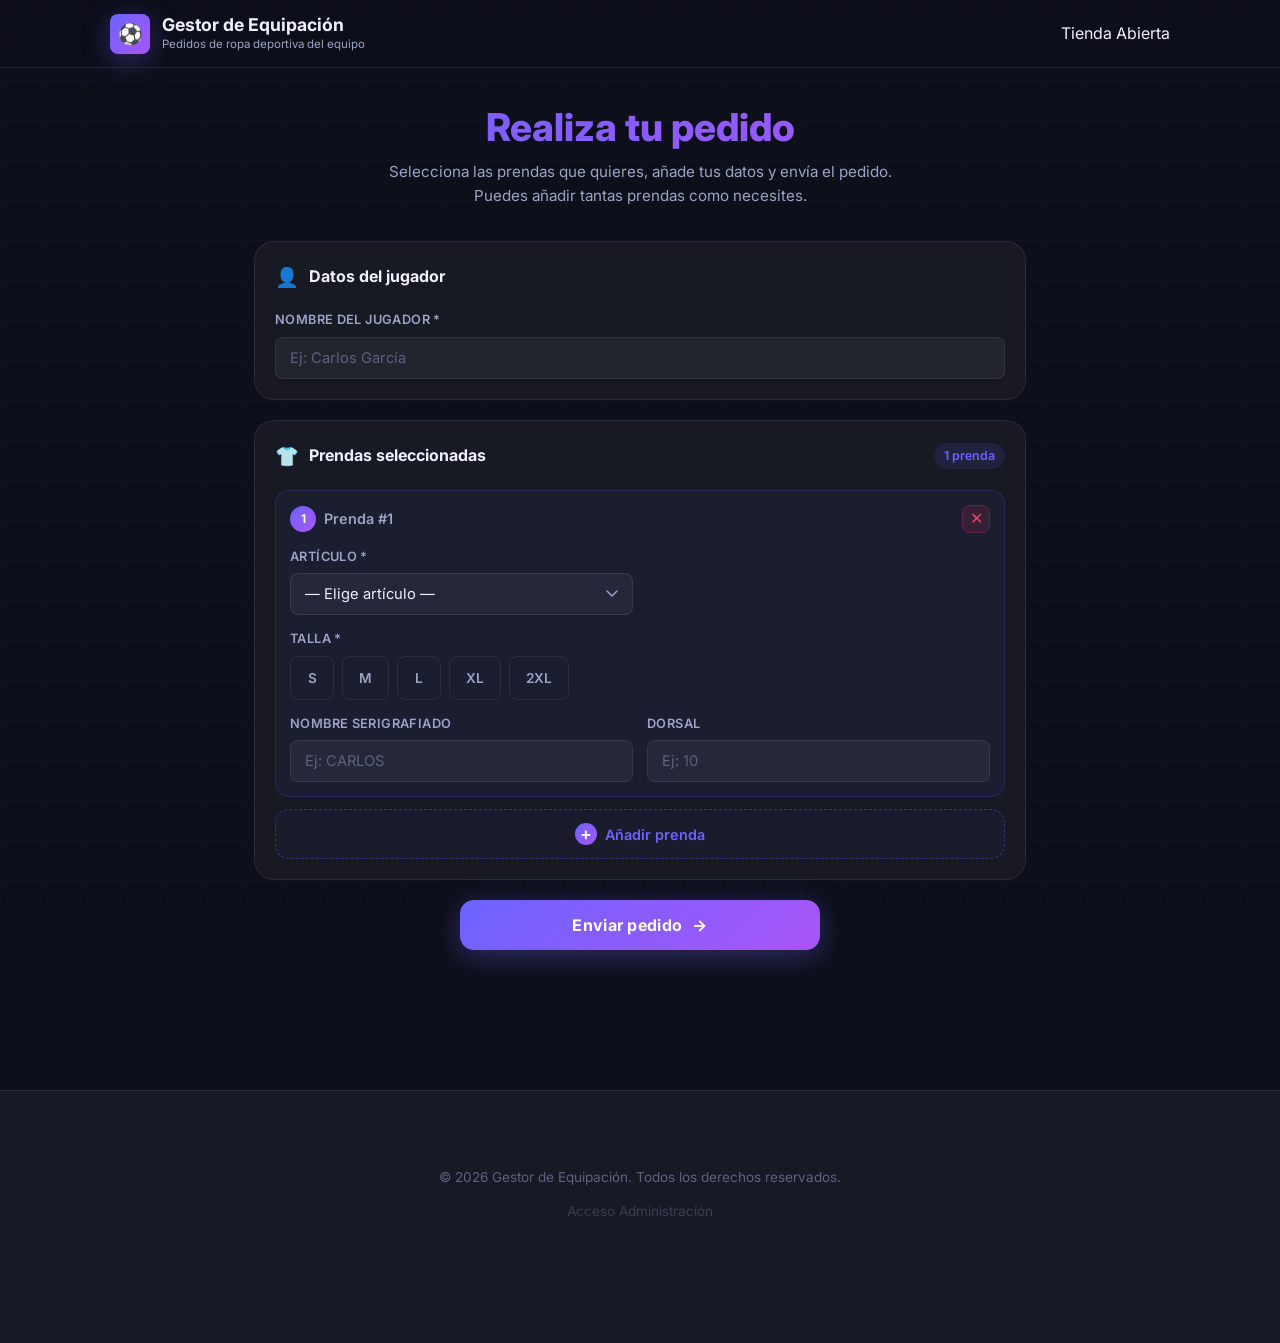
<file: index.html>
<!DOCTYPE html>
<html lang="es">
<head>
  <meta charset="UTF-8" />
  <meta name="viewport" content="width=device-width, initial-scale=1.0" />
  <title>Tienda de Equipación · Ropa Equipo</title>
  <meta name="description" content="Gestiona la compra de equipación y ropa deportiva de tu equipo." />
  <link rel="preconnect" href="https://fonts.googleapis.com" />
  <link rel="preconnect" href="https://fonts.gstatic.com" crossorigin />
  <link href="https://fonts.googleapis.com/css2?family=Inter:wght@300;400;500;600;700;800;900&display=swap" rel="stylesheet" />
  <link rel="stylesheet" href="style.css" />
</head>
<body>

  <!-- ── HEADER ── -->
  <header class="app-header">
    <div class="header-inner">
      <div class="header-brand">
        <div class="brand-icon">⚽</div>
        <div>
          <h1 class="brand-title">Gestor de Equipación</h1>
          <p class="brand-sub">Pedidos de ropa deportiva del equipo</p>
        </div>
      </div>
      <nav class="header-nav">
        <div class="nav-status">
          <span class="status-dot"></span>
          Tienda Abierta
        </div>
      </nav>
    </div>
  </header>

  <!-- ══════════════════════════════
       VIEW 1 · FORMULARIO DE PEDIDO
       ══════════════════════════════ -->
  <main id="view-form" class="view active">
    <div class="container">

      <div class="page-hero">
        <h2 class="hero-title">Realiza tu pedido</h2>
        <p class="hero-sub">Selecciona las prendas que quieres, añade tus datos y envía el pedido. Puedes añadir tantas prendas como necesites.</p>
      </div>

      <!-- Identificación del jugador -->
      <section class="card player-card">
        <div class="card-header">
          <span class="section-icon">👤</span>
          <h3 class="section-title">Datos del jugador</h3>
        </div>
        <div class="form-row">
          <div class="form-group">
            <label for="player-name">Nombre del jugador *</label>
            <input id="player-name" type="text" placeholder="Ej: Carlos García" autocomplete="name" />
          </div>
        </div>
      </section>

      <!-- Lista de prendas -->
      <section class="card">
        <div class="card-header">
          <span class="section-icon">👕</span>
          <h3 class="section-title">Prendas seleccionadas</h3>
          <span class="item-counter" id="item-counter">0 prendas</span>
        </div>

        <div id="items-container">
          <!-- las prendas se insertan aquí dinámicamente -->
        </div>

        <button id="btn-add-item" class="btn-add" onclick="addItem()">
          <span class="btn-add-icon">+</span>
          Añadir prenda
        </button>
      </section>

      <!-- Resumen de Precios -->
      <div id="price-summary-container" class="price-summary-card card hidden">
        <h3 style="margin-bottom:16px">Resumen de Precios</h3>
        <div id="price-details" class="price-details">
          <!-- Se rellena dinámicamente -->
        </div>
        <div class="price-total-row">
          <span class="total-label">TOTAL ESTIMADO</span>
          <span id="total-value" class="total-value">0.00€</span>
        </div>
        <div id="pack-discount-msg" class="pack-discount-msg hidden">
          <span class="discount-badge">¡Descuento de Pack aplicado!</span>
        </div>

        <!-- Método de Pago -->
        <div class="payment-method-section">
          <label style="display:block; margin-bottom:12px; font-weight:700; color:var(--text-2)">MÉTODO DE PAGO</label>
          <div class="payment-options">
            <label class="payment-option">
              <input type="radio" name="payment-method" value="stripe" checked>
              <div class="payment-box">
                <span class="payment-icon">💳</span>
                <span class="payment-label">Tarjeta (Stripe)</span>
              </div>
            </label>
            <label class="payment-option">
              <input type="radio" name="payment-method" value="transferencia">
              <div class="payment-box">
                <span class="payment-icon">🏦</span>
                <span class="payment-label">Transferencia</span>
              </div>
            </label>
            <label class="payment-option">
              <input type="radio" name="payment-method" value="paypal">
              <div class="payment-box">
                <span class="payment-icon">🅿️</span>
                <span class="payment-label">PayPal</span>
              </div>
            </label>
          </div>
        </div>

        <div class="deadline-notice">
          ⚠️ Plazo máximo de pedido: <strong>30 de Abril 2026</strong>
        </div>
      </div>

      <!-- Acción principal -->
      <div class="submit-zone">
        <button id="btn-submit" class="btn-primary btn-submit" onclick="submitOrder()">
          <span>Enviar pedido</span>
          <span class="btn-arrow">→</span>
        </button>
      </div>

    </div>
  </main>

  </main>

  <!-- ── TOAST ── -->
  <div id="toast" class="toast" role="alert"></div>

  <!-- ── CONFIRM MODAL ── -->
  <div id="modal-overlay" class="modal-overlay hidden" onclick="closeModal()">
    <div class="modal" onclick="event.stopPropagation()">
      <p id="modal-text"></p>
      <div class="modal-actions">
        <button class="btn-ghost" onclick="closeModal()">Cancelar</button>
        <button class="btn-danger" id="modal-confirm">Eliminar</button>
      </div>
    </div>
  </div>

  <!-- ── FOOTER ── -->
  <footer class="app-footer">
    <div class="container">
      <p>&copy; 2026 Gestor de Equipación. Todos los derechos reservados.</p>
      <div class="footer-links">
        <a href="admin.html" class="admin-link">Acceso Administración</a>
      </div>
    </div>
  </footer>

  <script src="app.js"></script>
</body>
</html>
</file>
<file: style.css>
/* =============================================
   DESIGN TOKENS
   ============================================= */
:root {
  --brand-1: #6C63FF;
  --brand-2: #8B5CF6;
  --brand-grd: linear-gradient(135deg, #6C63FF 0%, #a855f7 100%);
  --accent: #22d3ee;
  --danger: #f43f5e;
  --success: #10b981;

  --bg: #0d0f1a;
  --bg-2: #13172b;
  --bg-card: rgba(255,255,255,.045);
  --bg-card-hover: rgba(255,255,255,.07);
  --border: rgba(255,255,255,.08);
  --border-focus: rgba(108,99,255,.7);

  --text-1: #f0f1ff;
  --text-2: #9ca3c4;
  --text-3: #5c6280;

  --radius-sm: 8px;
  --radius-md: 14px;
  --radius-lg: 20px;
  --radius-xl: 28px;

  --shadow-sm: 0 2px 8px rgba(0,0,0,.3);
  --shadow-md: 0 8px 32px rgba(0,0,0,.4);
  --shadow-brand: 0 6px 28px rgba(108,99,255,.35);

  --transition: .2s cubic-bezier(.4,0,.2,1);
  --transition-slow: .4s cubic-bezier(.4,0,.2,1);

  --header-h: 68px;
}

/* =============================================
   RESET & BASE
   ============================================= */
*, *::before, *::after { box-sizing: border-box; margin: 0; padding: 0; }

html { scroll-behavior: smooth; }

body {
  font-family: 'Inter', system-ui, sans-serif;
  background: var(--bg);
  color: var(--text-1);
  min-height: 100vh;
  line-height: 1.6;
  -webkit-font-smoothing: antialiased;
}

/* Animated background grid */
body::before {
  content: '';
  position: fixed;
  inset: 0;
  background-image:
    linear-gradient(rgba(108,99,255,.04) 1px, transparent 1px),
    linear-gradient(90deg, rgba(108,99,255,.04) 1px, transparent 1px);
  background-size: 40px 40px;
  pointer-events: none;
  z-index: 0;
}

/* =============================================
   HEADER
   ============================================= */
.app-header {
  position: sticky;
  top: 0;
  z-index: 100;
  height: var(--header-h);
  background: rgba(13,15,26,.85);
  backdrop-filter: blur(20px);
  border-bottom: 1px solid var(--border);
}

.header-inner {
  max-width: 1100px;
  margin: 0 auto;
  height: 100%;
  padding: 0 20px;
  display: flex;
  align-items: center;
  justify-content: space-between;
  gap: 12px;
}

.header-brand {
  display: flex;
  align-items: center;
  gap: 12px;
}

.brand-icon {
  width: 40px; height: 40px;
  background: var(--brand-grd);
  border-radius: var(--radius-sm);
  display: flex; align-items: center; justify-content: center;
  font-size: 20px;
  box-shadow: var(--shadow-brand);
  flex-shrink: 0;
}

.brand-title {
  font-size: 1rem;
  font-weight: 700;
  color: var(--text-1);
  line-height: 1.2;
}

.brand-sub {
  font-size: .72rem;
  color: var(--text-2);
  display: none;
}

@media (min-width: 500px) {
  .brand-title { font-size: 1.1rem; }
  .brand-sub { display: block; }
}

.header-nav {
  display: flex;
  gap: 6px;
}

.nav-btn {
  display: flex;
  align-items: center;
  gap: 6px;
  padding: 8px 14px;
  border-radius: var(--radius-md);
  border: 1px solid var(--border);
  background: transparent;
  color: var(--text-2);
  font-family: inherit;
  font-size: .85rem;
  font-weight: 500;
  cursor: pointer;
  transition: all var(--transition);
  white-space: nowrap;
  position: relative;
}

.nav-btn:hover {
  background: var(--bg-card-hover);
  color: var(--text-1);
  border-color: rgba(255,255,255,.15);
}

.nav-btn.active {
  background: var(--brand-grd);
  color: #fff;
  border-color: transparent;
  box-shadow: var(--shadow-brand);
}

.nav-icon { font-size: 1rem; }
.nav-label { display: none; }

@media (min-width: 440px) { .nav-label { display: inline; } }
@media (max-width: 380px) {
  .nav-btn { padding: 8px 10px; }
  .nav-icon { font-size: 1.2rem; }
}

.badge {
  position: absolute;
  top: -6px; right: -6px;
  background: var(--accent);
  color: #000;
  font-size: .65rem;
  font-weight: 700;
  padding: 2px 5px;
  border-radius: 99px;
  min-width: 18px;
  text-align: center;
}

.badge.hidden { display: none; }

/* =============================================
   VIEWS
   ============================================= */
.view { display: none; position: relative; z-index: 1; }
.view.active { display: block; }

/* =============================================
   CONTAINER
   ============================================= */
.container {
  max-width: 820px;
  margin: 0 auto;
  padding: 20px 12px 100px;
}

@media (min-width: 640px) { .container { padding: 36px 24px 80px; } }

/* =============================================
   PAGE HERO
   ============================================= */
.page-hero {
  text-align: center;
  margin-bottom: 32px;
}

.hero-title {
  font-size: clamp(1.6rem, 4vw, 2.4rem);
  font-weight: 800;
  background: var(--brand-grd);
  -webkit-background-clip: text;
  -webkit-text-fill-color: transparent;
  background-clip: text;
  line-height: 1.2;
}

.hero-sub {
  margin-top: 10px;
  color: var(--text-2);
  font-size: .95rem;
  max-width: 560px;
  margin-left: auto;
  margin-right: auto;
}

/* =============================================
   CARDS
   ============================================= */
.card {
  background: var(--bg-card);
  border: 1px solid var(--border);
  border-radius: var(--radius-lg);
  padding: 20px;
  margin-bottom: 20px;
  backdrop-filter: blur(12px);
  transition: border-color var(--transition);
}

.card:hover { border-color: rgba(108,99,255,.25); }

.card-header {
  display: flex;
  align-items: center;
  gap: 10px;
  margin-bottom: 18px;
}

.section-icon { font-size: 1.2rem; }

.section-title {
  font-size: 1rem;
  font-weight: 700;
  color: var(--text-1);
  flex: 1;
}

.item-counter {
  font-size: .78rem;
  color: var(--brand-1);
  font-weight: 600;
  background: rgba(108,99,255,.12);
  padding: 3px 10px;
  border-radius: 99px;
}

/* =============================================
   FORM ELEMENTS
   ============================================= */
.form-row {
  display: grid;
  grid-template-columns: 1fr;
  gap: 14px;
}

@media (min-width: 480px) {
  .form-row.cols-2 { grid-template-columns: 1fr 1fr; }
  .form-row.cols-3 { grid-template-columns: 1fr 1fr 1fr; }
}

.form-group {
  display: flex;
  flex-direction: column;
  gap: 6px;
}

.form-group label {
  font-size: .8rem;
  font-weight: 600;
  color: var(--text-2);
  letter-spacing: .03em;
  text-transform: uppercase;
}

.form-group input,
.form-group select {
  background: rgba(255,255,255,.05);
  border: 1px solid var(--border);
  border-radius: var(--radius-sm);
  color: var(--text-1);
  font-family: inherit;
  font-size: .92rem;
  padding: 11px 14px;
  outline: none;
  transition: border-color var(--transition), box-shadow var(--transition), background var(--transition);
  width: 100%;
  -webkit-appearance: none;
}

.form-group input::placeholder { color: var(--text-3); }

.form-group input:focus,
.form-group select:focus {
  border-color: var(--border-focus);
  background: rgba(108,99,255,.08);
  box-shadow: 0 0 0 3px rgba(108,99,255,.18);
}

.form-group select {
  background-image: url("data:image/svg+xml,%3Csvg xmlns='http://www.w3.org/2000/svg' width='12' height='8' fill='none'%3E%3Cpath d='M1 1l5 5 5-5' stroke='%239ca3c4' stroke-width='1.5' stroke-linecap='round'/%3E%3C/svg%3E");
  background-repeat: no-repeat;
  background-position: right 14px center;
  padding-right: 36px;
}

.form-group select option {
  background: #1a1f3a;
  color: var(--text-1);
}

/* =============================================
   ITEM CARD (prenda individual)
   ============================================= */
.item-card {
  background: rgba(108,99,255,.06);
  border: 1px solid rgba(108,99,255,.18);
  border-radius: var(--radius-md);
  padding: 14px;
  margin-bottom: 12px;
  position: relative;
  animation: slideIn var(--transition-slow) both;
}

@keyframes slideIn {
  from { opacity: 0; transform: translateY(-10px); }
  to   { opacity: 1; transform: translateY(0); }
}

.item-card-header {
  display: flex;
  align-items: center;
  gap: 8px;
  margin-bottom: 14px;
}

.item-number {
  width: 26px; height: 26px;
  background: var(--brand-grd);
  border-radius: 50%;
  display: flex; align-items: center; justify-content: center;
  font-size: .75rem;
  font-weight: 700;
  color: #fff;
  flex-shrink: 0;
}

.item-title {
  font-size: .9rem;
  font-weight: 600;
  color: var(--text-2);
  flex: 1;
}

.btn-remove {
  width: 28px; height: 28px;
  background: rgba(244,63,94,.12);
  border: 1px solid rgba(244,63,94,.2);
  border-radius: var(--radius-sm);
  color: var(--danger);
  cursor: pointer;
  display: flex; align-items: center; justify-content: center;
  font-size: 1rem;
  line-height: 1;
  transition: all var(--transition);
}

.btn-remove:hover {
  background: rgba(244,63,94,.22);
  border-color: var(--danger);
}

/* =============================================
   TALLA SELECTOR (visual pills)
   ============================================= */
.size-group {
  display: flex;
  flex-direction: column;
  gap: 8px;
}

.size-group label {
  font-size: .8rem;
  font-weight: 600;
  color: var(--text-2);
  letter-spacing: .03em;
  text-transform: uppercase;
}

.size-pills {
  display: flex;
  flex-wrap: wrap;
  gap: 8px;
}

.size-pill {
  padding: 10px 16px;
  min-width: 44px;
  min-height: 44px;
  border-radius: var(--radius-sm);
  border: 1px solid var(--border);
  background: transparent;
  color: var(--text-2);
  font-family: inherit;
  font-size: .85rem;
  font-weight: 600;
  cursor: pointer;
  transition: all var(--transition);
  display: flex;
  align-items: center;
  justify-content: center;
}

.size-pill:hover {
  border-color: rgba(108,99,255,.5);
  color: var(--text-1);
}

.size-pill.selected {
  background: var(--brand-grd);
  border-color: transparent;
  color: #fff;
  box-shadow: 0 3px 12px rgba(108,99,255,.3);
}

/* =============================================
   ADD ITEM BUTTON
   ============================================= */
.btn-add {
  width: 100%;
  padding: 13px;
  border: 1.5px dashed rgba(108,99,255,.35);
  border-radius: var(--radius-md);
  background: rgba(108,99,255,.05);
  color: var(--brand-1);
  font-family: inherit;
  font-size: .9rem;
  font-weight: 600;
  cursor: pointer;
  display: flex;
  align-items: center;
  justify-content: center;
  gap: 8px;
  transition: all var(--transition);
  margin-top: 4px;
}

.btn-add:hover {
  background: rgba(108,99,255,.12);
  border-color: var(--brand-1);
  transform: translateY(-1px);
}

.btn-add-icon {
  width: 22px; height: 22px;
  background: var(--brand-grd);
  border-radius: 50%;
  color: #fff;
  font-size: 1.1rem;
  line-height: 22px;
  text-align: center;
  display: inline-flex;
  align-items: center;
  justify-content: center;
}

/* =============================================
   SUBMIT ZONE
   ============================================= */
.submit-zone {
  display: flex;
  justify-content: center;
  margin-top: 16px;
  padding: 0 4px;
}

.btn-primary {
  display: flex;
  align-items: center;
  gap: 10px;
  padding: 15px 36px;
  background: var(--brand-grd);
  color: #fff;
  border: none;
  border-radius: var(--radius-md);
  font-family: inherit;
  font-size: 1rem;
  font-weight: 700;
  cursor: pointer;
  box-shadow: var(--shadow-brand);
  transition: all var(--transition);
  letter-spacing: .02em;
}

.btn-primary:hover {
  transform: translateY(-2px);
  box-shadow: 0 10px 36px rgba(108,99,255,.5);
}

.btn-primary:active { transform: translateY(0); }

.btn-arrow {
  display: inline-block;
  transition: transform var(--transition);
}

.btn-primary:hover .btn-arrow { transform: translateX(4px); }

.btn-submit { width: 100%; max-width: 360px; justify-content: center; }

/* =============================================
   PLAYER CARD
   ============================================= */
.player-card { margin-bottom: 20px; }

/* =============================================
   KPI GRID
   ============================================= */
.kpi-grid {
  display: grid;
  grid-template-columns: repeat(1, 1fr);
  gap: 12px;
  margin-bottom: 24px;
}

@media (min-width: 480px) {
  .kpi-grid { grid-template-columns: repeat(3, 1fr); }
}

.kpi-card {
  background: var(--bg-card);
  border: 1px solid var(--border);
  border-radius: var(--radius-md);
  padding: 16px 14px;
  text-align: center;
  transition: border-color var(--transition);
}

.kpi-card:hover { border-color: rgba(108,99,255,.3); }

.kpi-label {
  font-size: .75rem;
  color: var(--text-2);
  font-weight: 600;
  text-transform: uppercase;
  letter-spacing: .04em;
  margin-bottom: 6px;
}

.kpi-value {
  font-size: 2rem;
  font-weight: 800;
  background: var(--brand-grd);
  -webkit-background-clip: text;
  -webkit-text-fill-color: transparent;
  background-clip: text;
  line-height: 1;
}

/* =============================================
   TOOLBAR
   ============================================= */
.toolbar {
  display: flex;
  flex-direction: column;
  gap: 12px;
  margin-bottom: 18px;
}

@media (min-width: 600px) {
  .toolbar {
    flex-direction: row;
    align-items: center;
  }
}

.search-wrap {
  display: flex;
  align-items: center;
  gap: 10px;
  background: var(--bg-card);
  border: 1px solid var(--border);
  border-radius: var(--radius-md);
  padding: 10px 14px;
  flex: 1;
  transition: border-color var(--transition);
}

.search-wrap:focus-within { border-color: var(--border-focus); }

.search-icon { color: var(--text-3); font-size: 1rem; }

.search-wrap input {
  background: transparent;
  border: none;
  outline: none;
  font-family: inherit;
  font-size: .92rem;
  color: var(--text-1);
  flex: 1;
}

.search-wrap input::placeholder { color: var(--text-3); }

.toolbar-actions {
  display: flex;
  gap: 8px;
  flex-shrink: 0;
}

.btn-export {
  display: flex;
  align-items: center;
  gap: 6px;
  padding: 10px 16px;
  border-radius: var(--radius-sm);
  font-family: inherit;
  font-size: .83rem;
  font-weight: 600;
  cursor: pointer;
  transition: all var(--transition);
  border: 1px solid transparent;
  white-space: nowrap;
}

.btn-csv {
  background: rgba(34,211,238,.1);
  color: var(--accent);
  border-color: rgba(34,211,238,.25);
}

.btn-csv:hover {
  background: rgba(34,211,238,.2);
  transform: translateY(-1px);
}

.btn-excel {
  background: rgba(16,185,129,.1);
  color: var(--success);
  border-color: rgba(16,185,129,.25);
}

.btn-excel:hover {
  background: rgba(16,185,129,.2);
  transform: translateY(-1px);
}

/* =============================================
   TABLE
   ============================================= */
.table-wrap {
  overflow-x: auto;
  padding: 0;
  -webkit-overflow-scrolling: touch;
}

/* Scrollbar styling for better visibility on mobile */
.table-wrap::-webkit-scrollbar {
  height: 6px;
}
.table-wrap::-webkit-scrollbar-thumb {
  background: var(--border);
  border-radius: 3px;
}

table {
  width: 100%;
  border-collapse: collapse;
  font-size: .88rem;
}

thead th {
  padding: 14px 16px;
  text-align: left;
  font-size: .75rem;
  font-weight: 700;
  text-transform: uppercase;
  letter-spacing: .05em;
  color: var(--text-3);
  border-bottom: 1px solid var(--border);
  white-space: nowrap;
}

.col-delete { width: 40px; }

tbody tr {
  border-bottom: 1px solid rgba(255,255,255,.04);
  transition: background var(--transition);
}

tbody tr:last-child { border-bottom: none; }
tbody tr:hover { background: rgba(255,255,255,.03); }

tbody td {
  padding: 13px 16px;
  color: var(--text-1);
  vertical-align: middle;
}

.td-player {
  font-weight: 600;
  color: var(--text-1);
}

.td-article {
  color: var(--text-2);
}

.tag {
  display: inline-block;
  padding: 3px 10px;
  border-radius: 99px;
  font-size: .78rem;
  font-weight: 600;
}

.tag-color {
  background: rgba(108,99,255,.15);
  color: var(--brand-1);
  border: 1px solid rgba(108,99,255,.2);
}

.tag-size {
  background: rgba(34,211,238,.1);
  color: var(--accent);
  border: 1px solid rgba(34,211,238,.2);
}

.dorsal-chip {
  display: inline-flex;
  align-items: center;
  justify-content: center;
  width: 32px; height: 32px;
  background: var(--brand-grd);
  border-radius: 6px;
  font-weight: 800;
  font-size: .9rem;
  color: #fff;
  box-shadow: 0 2px 8px rgba(108,99,255,.3);
}

/* Empty state */
.empty-cell { padding: 60px 20px !important; }

.empty-state {
  display: flex;
  flex-direction: column;
  align-items: center;
  gap: 12px;
}

.empty-icon { font-size: 3rem; }

.empty-state p {
  color: var(--text-2);
  font-size: .95rem;
}

.btn-ghost {
  background: transparent;
  border: 1px solid var(--border);
  border-radius: var(--radius-sm);
  color: var(--text-2);
  font-family: inherit;
  font-size: .85rem;
  font-weight: 600;
  padding: 8px 18px;
  cursor: pointer;
  transition: all var(--transition);
}

.btn-ghost:hover {
  border-color: rgba(255,255,255,.2);
  color: var(--text-1);
  background: var(--bg-card-hover);
}

.btn-delete-row {
  width: 28px; height: 28px;
  background: transparent;
  border: 1px solid transparent;
  border-radius: 6px;
  color: var(--text-3);
  cursor: pointer;
  display: flex; align-items: center; justify-content: center;
  font-size: .9rem;
  transition: all var(--transition);
}

.btn-delete-row:hover {
  background: rgba(244,63,94,.12);
  border-color: rgba(244,63,94,.25);
  color: var(--danger);
}

/* =============================================
   TOAST
   ============================================= */
.toast {
  position: fixed;
  bottom: 24px;
  left: 50%;
  transform: translateX(-50%) translateY(20px);
  background: #1e2240;
  border: 1px solid var(--border);
  border-radius: var(--radius-md);
  color: var(--text-1);
  font-size: .9rem;
  font-weight: 500;
  padding: 12px 22px;
  box-shadow: var(--shadow-md);
  opacity: 0;
  transition: opacity .3s, transform .3s;
  pointer-events: none;
  z-index: 999;
  white-space: nowrap;
  max-width: 90vw;
  text-overflow: ellipsis;
  overflow: hidden;
}

.toast.show {
  opacity: 1;
  transform: translateX(-50%) translateY(0);
}

.toast.success { border-color: rgba(16,185,129,.4); color: #6ee7b7; }
.toast.error   { border-color: rgba(244,63,94,.4);  color: #fda4af; }

/* =============================================
   MODAL
   ============================================= */
.modal-overlay {
  position: fixed;
  inset: 0;
  background: rgba(0,0,0,.6);
  backdrop-filter: blur(6px);
  display: flex;
  align-items: center;
  justify-content: center;
  z-index: 500;
}

.modal-overlay.hidden { display: none; }

.modal {
  background: #1a1f3a;
  border: 1px solid var(--border);
  border-radius: var(--radius-lg);
  padding: 28px 24px;
  max-width: 360px;
  width: 90%;
  box-shadow: var(--shadow-md);
  animation: fadeScale .2s both;
}

@keyframes fadeScale {
  from { opacity: 0; transform: scale(.95); }
  to   { opacity: 1; transform: scale(1); }
}

.modal p {
  color: var(--text-1);
  font-size: .95rem;
  margin-bottom: 22px;
  line-height: 1.5;
}

.modal-actions {
  display: flex;
  gap: 10px;
  justify-content: flex-end;
}

.btn-danger {
  background: rgba(244,63,94,.15);
  border: 1px solid rgba(244,63,94,.4);
  border-radius: var(--radius-sm);
  color: var(--danger);
  font-family: inherit;
  font-size: .9rem;
  font-weight: 600;
  padding: 9px 20px;
  cursor: pointer;
  transition: all var(--transition);
}

.btn-danger:hover {
  background: var(--danger);
  color: #fff;
}


/* =============================================
   PRICE SUMMARY
   ============================================= */
.price-summary-card {
  margin-top: 32px;
  background: rgba(108, 99, 255, 0.08);
  border-color: rgba(108, 99, 255, 0.3);
}

.price-details {
  margin-bottom: 20px;
}

.empty-price-msg {
  color: var(--text-3);
  font-style: italic;
  text-align: center;
  padding: 10px;
}

.price-list {
  list-style: none;
  display: flex;
  flex-direction: column;
  gap: 8px;
}

.price-list li {
  display: flex;
  justify-content: space-between;
  font-size: 0.9rem;
  color: var(--text-2);
  padding-bottom: 6px;
  border-bottom: 1px solid rgba(255, 255, 255, 0.05);
}

.price-total-row {
  display: flex;
  justify-content: space-between;
  align-items: center;
  padding-top: 16px;
  border-top: 2px solid var(--border);
  margin-bottom: 16px;
}

.total-label {
  font-size: 1.1rem;
  font-weight: 700;
  color: var(--text-1);
}

.total-value {
  font-size: clamp(1.4rem, 6vw, 1.8rem);
  font-weight: 800;
  color: var(--accent);
  text-shadow: 0 0 15px rgba(34, 211, 238, 0.3);
}

.pack-discount-msg {
  text-align: center;
  margin-bottom: 20px;
  animation: pulse 2s infinite;
}

.discount-badge {
  background: var(--success);
  color: #fff;
  padding: 6px 16px;
  border-radius: 99px;
  font-size: 0.85rem;
  font-weight: 700;
  box-shadow: 0 4px 12px rgba(16, 185, 129, 0.4);
}

.deadline-notice {
  font-size: 0.85rem;
  color: var(--text-3);
  text-align: center;
  margin-top: 10px;
  padding-top: 10px;
  border-top: 1px dashed var(--border);
}

.deadline-notice strong {
  color: var(--text-2);
}

@keyframes pulse {
  0% { transform: scale(1); }
  50% { transform: scale(1.05); }
  100% { transform: scale(1); }
}

.hidden {
  display: none !important;
}

/* =============================================
   SCROLLBAR
   ============================================= */
::-webkit-scrollbar { width: 6px; height: 6px; }
::-webkit-scrollbar-track { background: transparent; }
::-webkit-scrollbar-thumb { background: rgba(255,255,255,.12); border-radius: 99px; }
::-webkit-scrollbar-thumb:hover { background: rgba(255,255,255,.22); }

/* =============================================
   GENDER PILLS
   ============================================= */
.gender-pills {
  display: flex;
  gap: 10px;
}

.gender-pill {
  flex: 1;
  padding: 10px;
  background: var(--bg-card);
  border: 1px solid var(--border);
  border-radius: 8px;
  color: var(--text-2);
  font-size: 0.85rem;
  font-weight: 600;
  cursor: pointer;
  transition: all 0.2s ease;
  text-align: center;
}

.gender-pill:hover {
  border-color: var(--accent);
  color: var(--accent);
}

.gender-pill.selected {
  background: rgba(34, 211, 238, 0.1);
  border-color: var(--accent);
  color: var(--accent);
  box-shadow: 0 0 10px rgba(34, 211, 238, 0.2);
}

/* =============================================
   PAYMENT SECTION
   ============================================= */
.payment-method-section {
  margin-top: 24px;
  padding-top: 24px;
  border-top: 1px solid var(--border);
}

.payment-options {
  display: grid;
  grid-template-columns: repeat(3, 1fr);
  gap: 12px;
}

@media (max-width: 480px) {
  .payment-options {
    grid-template-columns: 1fr;
  }
}

.payment-option {
  cursor: pointer;
}

.payment-option input {
  display: none;
}

.payment-box {
  display: flex;
  flex-direction: column;
  align-items: center;
  gap: 8px;
  padding: 16px 8px;
  background: var(--bg-card);
  border: 2px solid var(--border);
  border-radius: 12px;
  transition: all 0.2s ease;
}

.payment-icon {
  font-size: 1.5rem;
}

.payment-label {
  font-size: 0.75rem;
  font-weight: 600;
  color: var(--text-2);
  text-align: center;
}

.payment-option input:checked + .payment-box {
  border-color: var(--accent);
  background: rgba(34, 211, 238, 0.05);
  box-shadow: 0 4px 15px rgba(0,0,0,0.2);
}

.payment-option input:checked + .payment-box .payment-label {
  color: var(--accent);
}
/* =============================================
   PAYMENT TAGS
   ============================================= */
.tag-payment {
  background: rgba(108, 99, 255, 0.1);
  color: var(--text-2);
  font-size: 0.7rem;
  padding: 4px 8px;
  border-radius: 4px;
  font-weight: 700;
  text-transform: uppercase;
}

.payment-stripe { background: rgba(99, 102, 241, 0.2); color: #818cf8; border: 1px solid rgba(99, 102, 241, 0.3); }
.payment-transferencia { background: rgba(245, 158, 11, 0.2); color: #fbbf24; border: 1px solid rgba(245, 158, 11, 0.3); }
.payment-paypal { background: rgba(59, 130, 246, 0.2); color: #60a5fa; border: 1px solid rgba(59, 130, 246, 0.3); }

/* =============================================
   FOOTER
   ============================================= */
.app-footer {
  margin-top: 60px;
  padding: 40px 0;
  background: var(--bg-card);
  border-top: 1px solid var(--border);
  text-align: center;
  color: var(--text-3);
  font-size: 0.85rem;
}

.footer-links {
  margin-top: 12px;
}

.admin-link {
  color: var(--text-3);
  text-decoration: none;
  opacity: 0.5;
  transition: opacity 0.2s;
}

.admin-link:hover {
  opacity: 1;
  text-decoration: underline;
}
</file>
